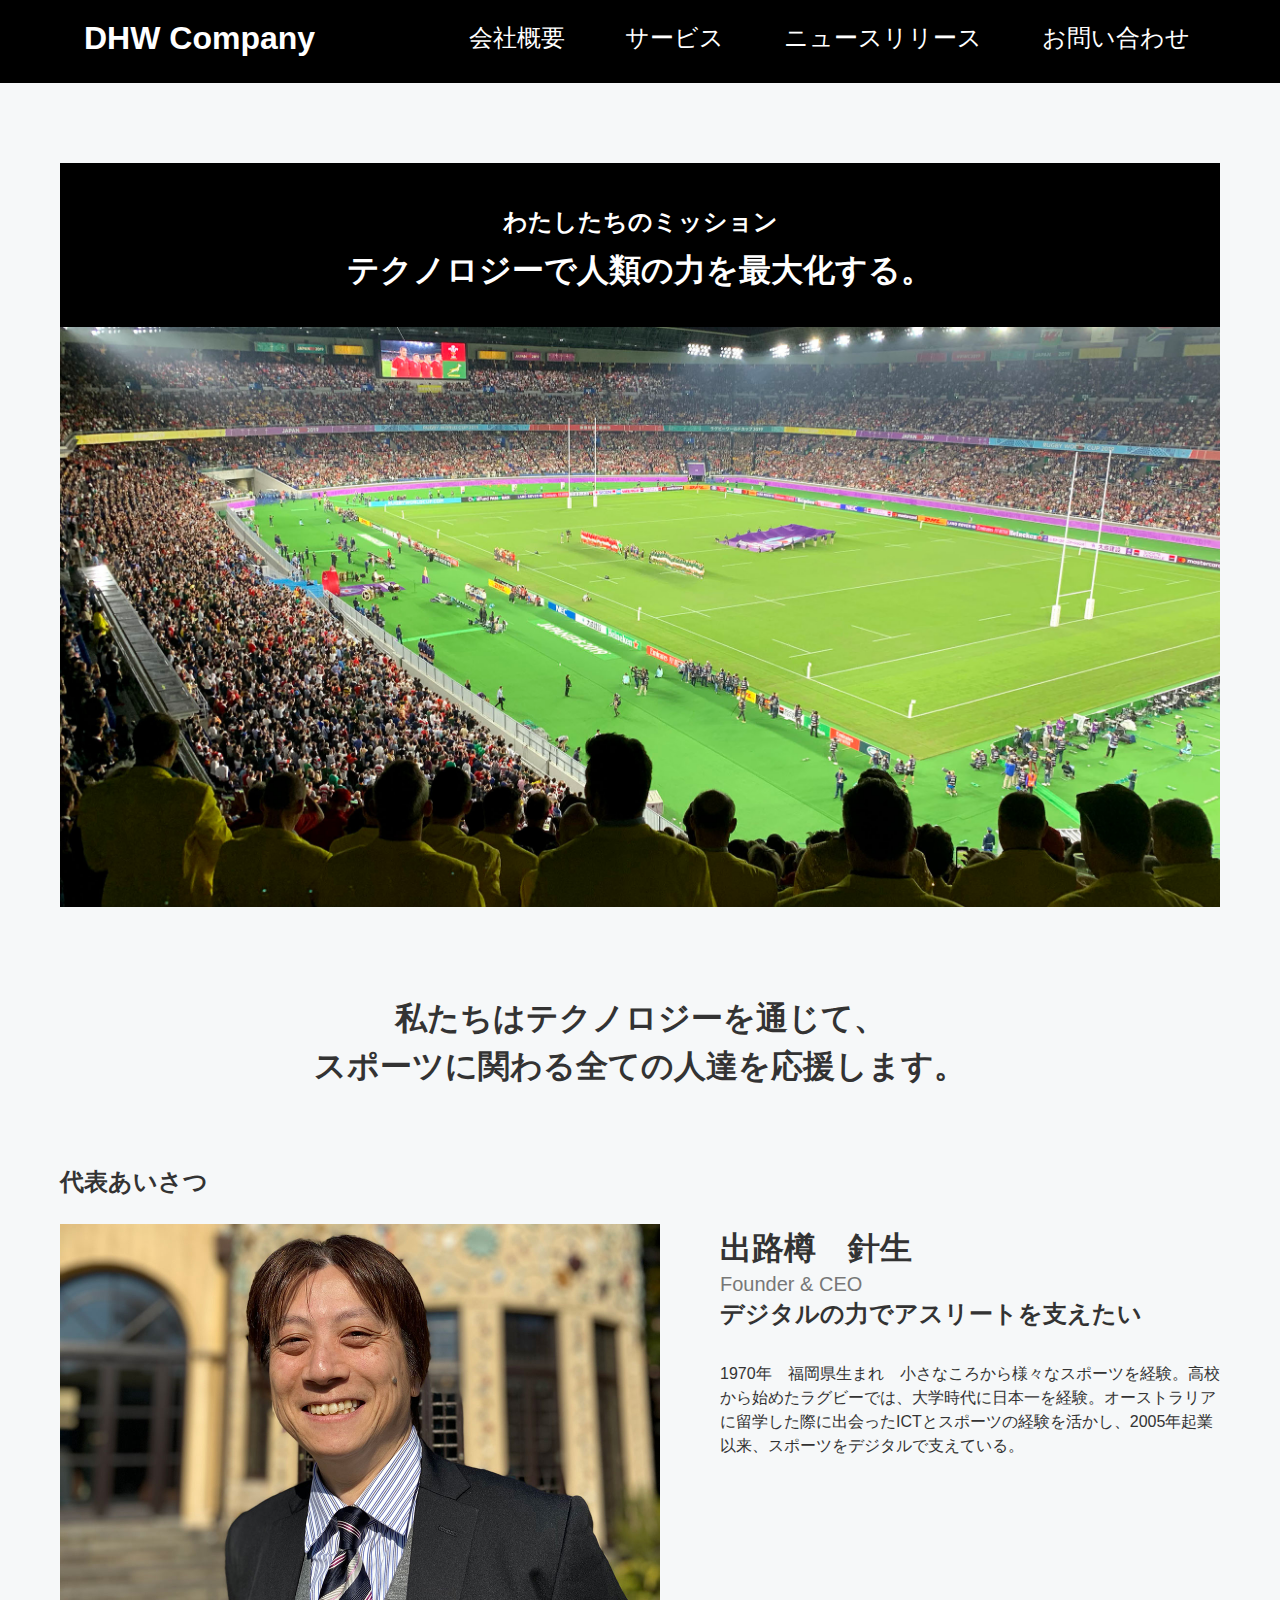
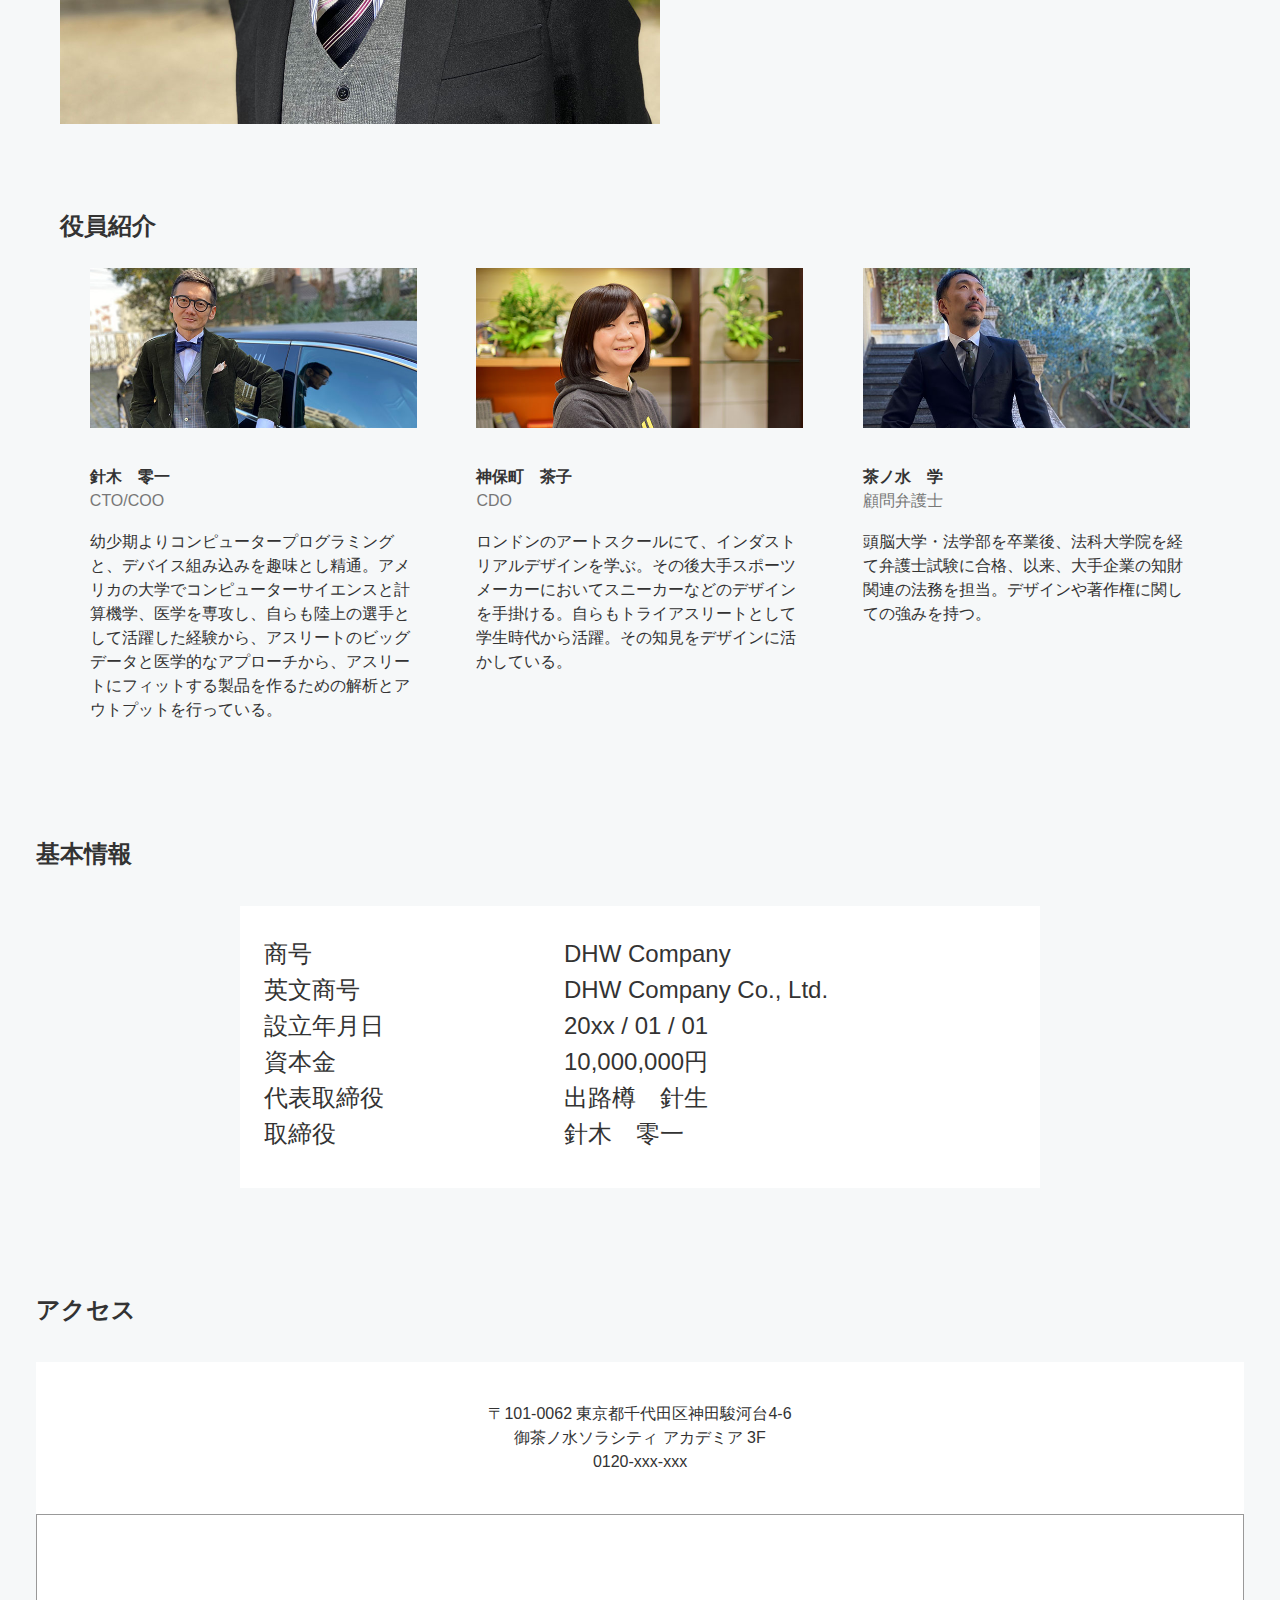
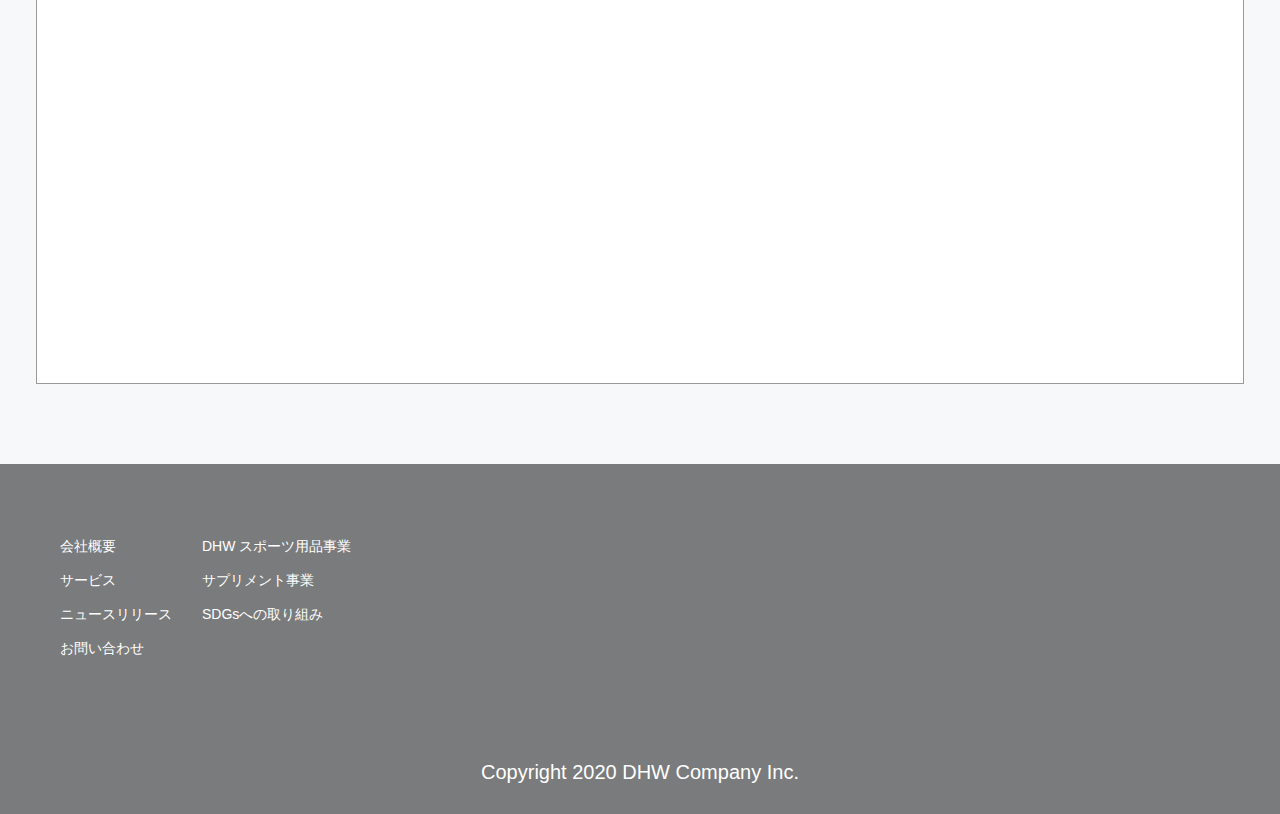
<file: corporate_site/about.html>
<!doctype html>
<html lang="ja">
<head>
<meta charset="UTF-8">
<meta name = "viewport" content = "width = device-width, initial-scale=1, user-scalable=yes">
<meta name="description" content="スポーツは楽しい！
DHW Company は、テクノロジーを通じて、
スポーツに関わる全ての人達を応援します。">
<meta property="og:title" content="DHW Company"/>
<meta property="og:site_name" content="DHW Company">
<meta property="og:type" content="website">
<meta property="og:locale" content="ja-JP">
<meta property="og:image" content="assets/images/common/ogp.jpg">
<meta property="og:description" content="スポーツは楽しい！
DHW Company は、テクノロジーを通じて、
スポーツに関わる全ての人達を応援します。"/>
<meta name="twitter:card" content="summary" />
<title>DHW Company</title>
<link rel="stylesheet" href="assets/css/reset.css">
<link rel="stylesheet" href="assets/css/common.css">
<link rel="stylesheet" href="assets/css/about.css">
<link href="assets/images/common/favicon.ico" rel="icon" type="image/x-icon" />
<link rel="apple-touch-icon" href="assets/images/common/apple-touch-icon.png">
</head>

<body>
<header class="header">
  <div class="header-content-wrapper">
    <h1><a href="index.html">DHW Company</a></h1>
    <div id="open-button" class="open-button">
      <span></span>
    </div>  
    <nav>
      <div id="close-button" class="close-button">x</div>
      <ul>
        <li><a href="about.html">会社概要</a></li>
        <li><a href="service.html">サービス</a></li>
        <li><a href="news-list.html">ニュースリリース</a></li>
        <li><a href="inquiry.html">お問い合わせ</a></li>
      </ul>
    </nav>
  </div>
</header>
<main>
  <section class="section-top">
    <h2 class="section-midashi"> わたしたちのミッション<br>
      <span>テクノロジーで人類の力を最大化する。</span></h2>
    <img class="section-top__main-image" src="assets/images/about/top_image.jpg" 
         alt="ミッションイメージ">
    <p class="section-top__message"> 私たちはテクノロジーを通じて、<br>
      スポーツに関わる全ての人達を応援します。 </p>
  </section>
  <section class="section-ceo">
    <h2>代表あいさつ</h2>
    <div class="section-ceo__body">
    <div class="section-ceo__body-image"> 
      <img class="section-ceo__image-photo" src="assets/images/about/human001.jpg" alt="出路樽　針生">
    </div>
    <div class="section-ceo__body-text">
      <h3>出路樽　針生</h3> 
      <div class="section-ceo__position">Founder & CEO</div>
      <h4>デジタルの力でアスリートを支えたい</h4>
      <p> 1970年　福岡県生まれ　小さなころから様々なスポーツを経験。高校から始めたラグビーでは、大学時代に日本一を経験。オーストラリアに留学した際に出会ったICTとスポーツの経験を活かし、2005年起業　以来、スポーツをデジタルで支えている。 </p>
    </div>
    </div>
  </section>
  <section class="section-representatives">
    <h2>役員紹介</h2>
    <ul>
      <li> <img class="section-representatives__image-photo" src="assets/images/about/human002.jpg" alt="針木　零一" >
        <h3>針木　零一</h3>
        <div class="section-representatives__position">CTO/COO</div>
        <p>幼少期よりコンピュータープログラミングと、デバイス組み込みを趣味とし精通。アメリカの大学でコンピューターサイエンスと計算機学、医学を専攻し、自らも陸上の選手として活躍した経験から、アスリートのビッグデータと医学的なアプローチから、アスリートにフィットする製品を作るための解析とアウトプットを行っている。</p>
      </li>
      <li> <img class="section-representatives__image-photo" src="assets/images/about/human004.jpg" alt="神保町　茶子">
        <h3>神保町　茶子</h3>
        <div class="section-representatives__position">CDO</div>
        <p>ロンドンのアートスクールにて、インダストリアルデザインを学ぶ。その後大手スポーツメーカーにおいてスニーカーなどのデザインを手掛ける。自らもトライアスリートとして学生時代から活躍。その知見をデザインに活かしている。 </p>
      </li>
      <li> <img class="section-representatives__image-photo" src="assets/images/about/human003.jpg" alt="茶ノ水　学" >
        <h3>茶ノ水　学</h3>
        <div class="section-representatives__position">顧問弁護士</div>
        <p>頭脳大学・法学部を卒業後、法科大学院を経て弁護士試験に合格、以来、大手企業の知財関連の法務を担当。デザインや著作権に関しての強みを持つ。</p>
      </li>
    </ul>
  </section>
  <section class="section-information">
    <h2>基本情報</h2>
    <table>
      <tr>
        <th>商号</th>
        <td>DHW Company</td>
      </tr>
      <tr>
        <th>英文商号</th>
        <td>DHW Company Co., Ltd.</td>
      </tr>
      <tr>
        <th>設立年月日</th>
        <td>20xx / 01 / 01</td>
      </tr>
      <tr>
        <th>資本金</th>
        <td>10,000,000円</td>
      </tr>
      <tr>
        <th>代表取締役</th>
        <td>出路樽　針生</td>
      </tr>
      <tr>
        <th>取締役</th>
        <td>針木　零一</td>
      </tr>
    </table>
  </section>
  <section class="section-access">
    <h2>アクセス</h2>
    <div class="section-access__address">
       <address>
       〒101-0062 東京都千代田区神田駿河台4-6<br>
       御茶ノ水ソラシティ アカデミア 3F<br>
       0120-xxx-xxx 
       </address>
       <iframe class="section-access__map" src="https://www.google.com/maps/embed?pb=!1m18!1m12!1m3!1d3240.122567192418!2d139.764472315201!3d35.6986013366267!2m3!1f0!2f0!3f0!3m2!1i1024!2i768!4f13.1!3m3!1m2!1s0x60188c1b94323677%3A0xc34519f7a7005c78!2z44OH44K444K_44Or44OP44Oq44Km44OD44OJIFNUVURJT-W-oeiMtuODjuawtA!5e0!3m2!1sja!2sjp!4v1611888072077!5m2!1sja!2sjp"   allowfullscreen="" aria-hidden="false" tabindex="0"></iframe>
     </div>
  </section>
</main>  
<footer class="footer">
  <div class="footer-content-wrapper">
    <nav class="site-map">
      <ul class="site-map__main-links">
        <li><a href="about.html">会社概要</a></li>
      <li><a href="service.html">サービス</a></li>
      <li><a href="news-list.html">ニュースリリース</a></li>
      <li><a href="inquiry.html">お問い合わせ</a></li>
      </ul>
      <ul class="site-map__service-links">
        <li><a href="">DHW スポーツ用品事業</a></li>
        <li><a href="">サプリメント事業</a></li>
        <li><a href="">SDGsへの取り組み</a></li>
      </ul>
    </nav>
    <small class="footer__copy-right">Copyright 2020 DHW Company Inc.</small> </div>
</footer>
</body>
</html>
</file>
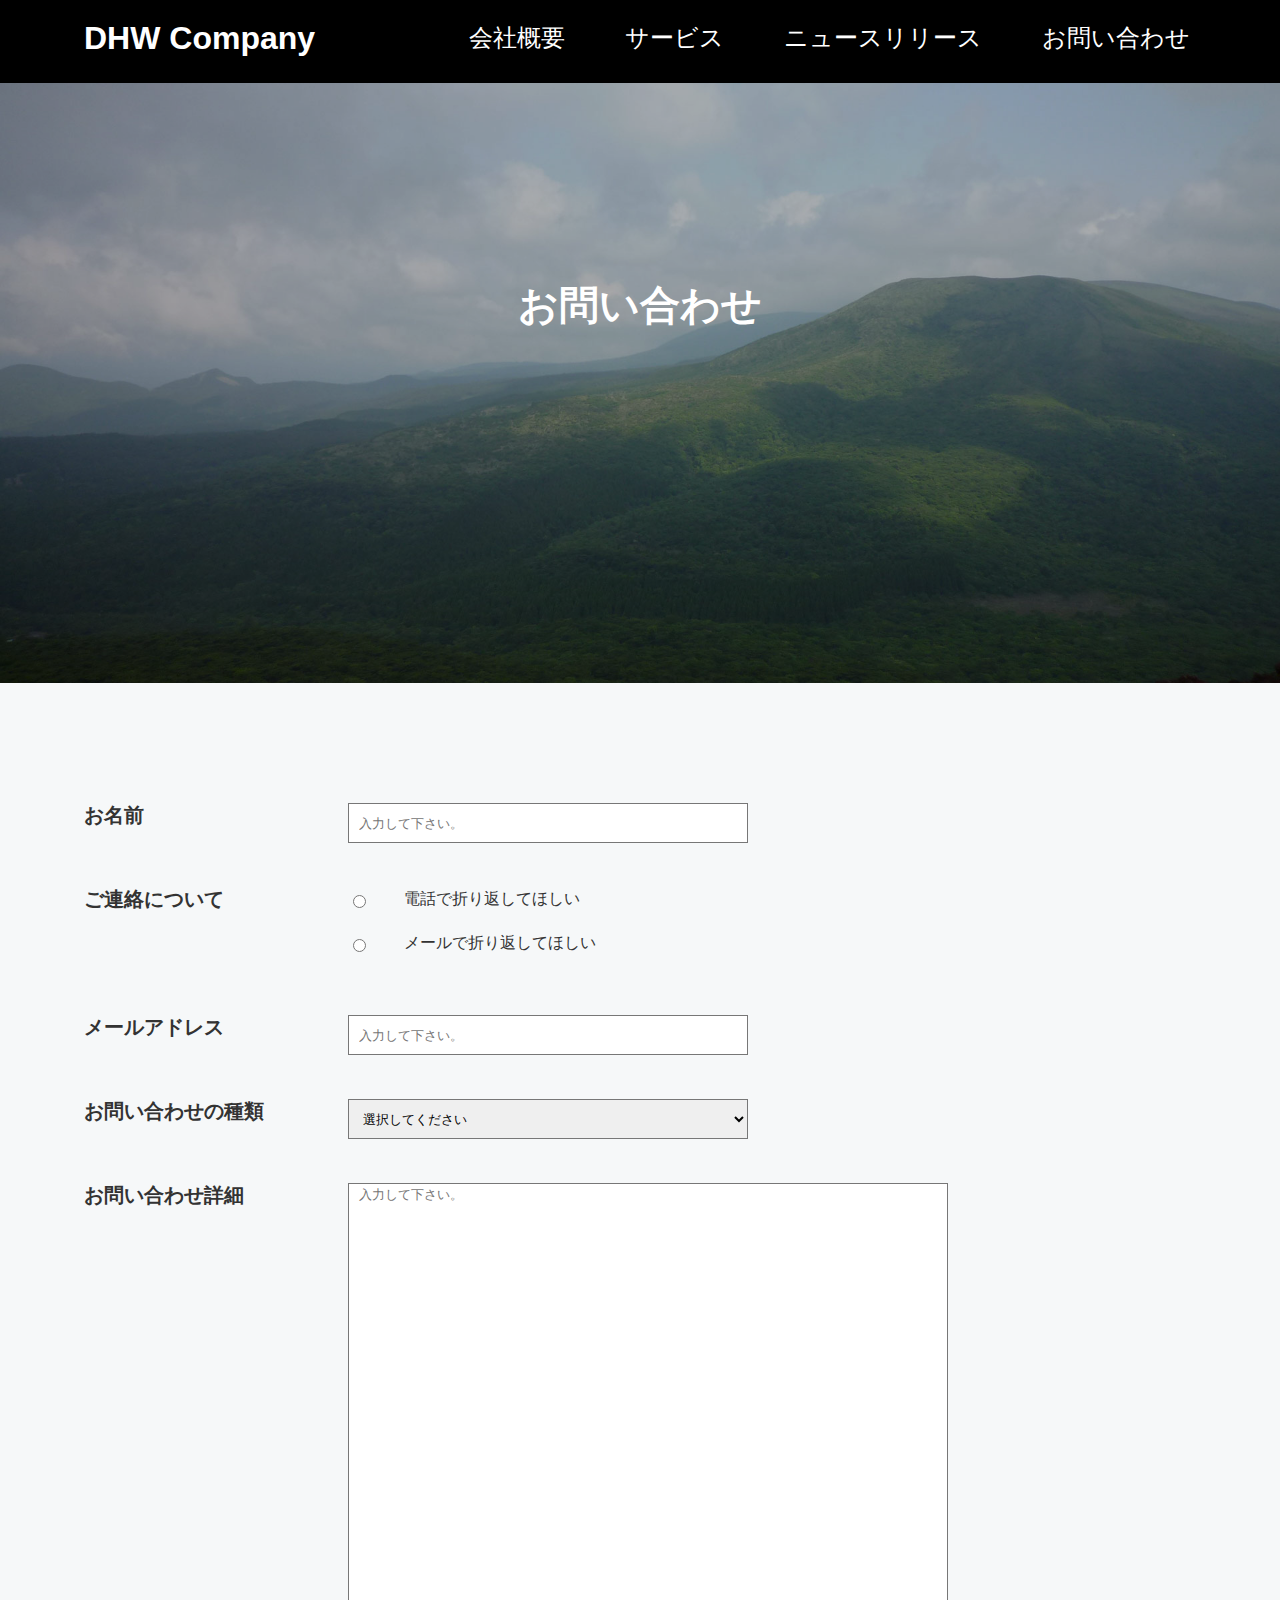
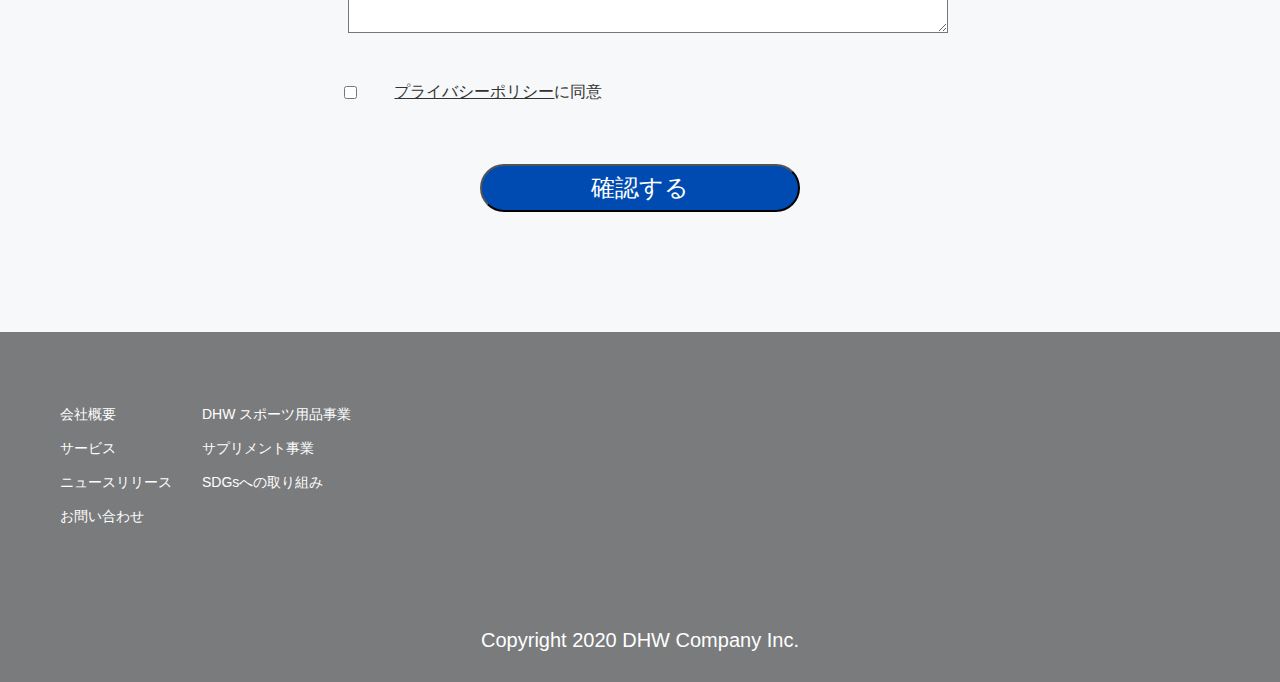
<file: corporate_site/inquiry.html>
<!doctype html>
<html lang="ja">
<head>
<meta charset="UTF-8">
<meta name = "viewport" content = "width = device-width, initial-scale=1, user-scalable=yes">
<meta name="description" content="スポーツは楽しい！
DHW Company は、テクノロジーを通じて、
スポーツに関わる全ての人達を応援します。">
  
<meta property="og:title" content="DHW Company"/>
<meta property="og:site_name" content="DHW Company">
<meta property="og:type" content="website">
<meta property="og:locale" content="ja-JP">
<meta property="og:image" content="assets/images/common/ogp.jpg">
<meta property="og:description" content="スポーツは楽しい！
DHW Company は、テクノロジーを通じて、
スポーツに関わる全ての人達を応援します。"/>
<meta name="twitter:card" content="summary" />
  
<title>DHW Company</title>
<link rel="stylesheet" href="assets/css/reset.css">
<link rel="stylesheet" href="assets/css/common.css">
<link rel="stylesheet" href="assets/css/inquiry.css">
<link href="assets/images/common/favicon.ico" rel="icon" type="image/x-icon" />
<link rel="apple-touch-icon" href="assets/images/common/apple-touch-icon.png">
</head>

<body>
<header class="header">
  <div class="header-content-wrapper">
    <h1><a href="index.html">DHW Company</a></h1>
    <div id="open-button" class="open-button">
      <span></span>
    </div>  
    <nav>
      <div id="close-button" class="close-button">x</div>
      <ul>
        <li><a href="about.html">会社概要</a></li>
        <li><a href="service.html">サービス</a></li>
        <li><a href="news-list.html">ニュースリリース</a></li>
        <li><a href="inquiry.html">お問い合わせ</a></li>
      </ul>
    </nav>
  </div>
</header>
<main class="main">
    <section class="section-top">
      <div class="section-top__image">
        <div class="section-top__image-filter">
          <div class="section-top__image-message">
            <h2>お問い合わせ</h2>
          </div>
        </div>
      </div>
    </section>
    <form class="inquiry-form" action="inquiry.html">
      <p>
        <label for="form_name">お名前</label>
        <input id="form_name" type="text" placeholder="入力して下さい。">
      </p>
      <p>
        <label for="">ご連絡について</label>
        <span class="inquiry-form__contact_method">
        <input id="form_reply_method_1" type="radio" name="form_reply_method">
        <label class="small-label" for="form_reply_method_1">電話で折り返してほしい</label><br>
        <input id="form_reply_method_2" type="radio" name="form_reply_method">
        <label class="small-label" for="form_reply_method_2">メールで折り返してほしい</label>
        </span>
      </p>
      <p>
        <label for="form_email">メールアドレス</label>
        <input id="form_email" type="email" placeholder="入力して下さい。">
      </p>
      <p>
      <label for="form_inquiry_kind">お問い合わせの種類</label>
      <select name="form_inquiry_kind" id="">
        <option value="">選択してください</option>
        <option value="">サービスに関するお問い合わせ。</option>
        <option value="">その他のお問い合わせ。</option>
      </select>
      </p>
      <p>
        <label for="form_inquiry_detail">お問い合わせ詳細</label>
        <textarea id="form_inquiry_detail" placeholder="入力して下さい。"></textarea>
      </p>
      <p>
        <input class="inquiry-form__privacy" id="form_privacy" type="checkbox">
        <label class="small-label" for="form_privacy"><a class="inquiry-form__privacy-link" href="">プライバシーポリシー</a>に同意</label>
      </p>
      <input class="inquiry-form__submit" type="submit" value="確認する">
  </form>

</main>
<footer class="footer">
  <div class="footer-content-wrapper">
    <nav class="site-map">
      <ul class="site-map__main-links">
        <li><a href="about.html">会社概要</a></li>
      <li><a href="service.html">サービス</a></li>
      <li><a href="news-list.html">ニュースリリース</a></li>
      <li><a href="inquiry.html">お問い合わせ</a></li>
      </ul>
      <ul class="site-map__service-links">
        <li><a href="">DHW スポーツ用品事業</a></li>
        <li><a href="">サプリメント事業</a></li>
        <li><a href="">SDGsへの取り組み</a></li>
      </ul>
    </nav>
    <small class="footer__copy-right">Copyright 2020 DHW Company Inc.</small> </div>
</footer>
</body>
</html>
</file>
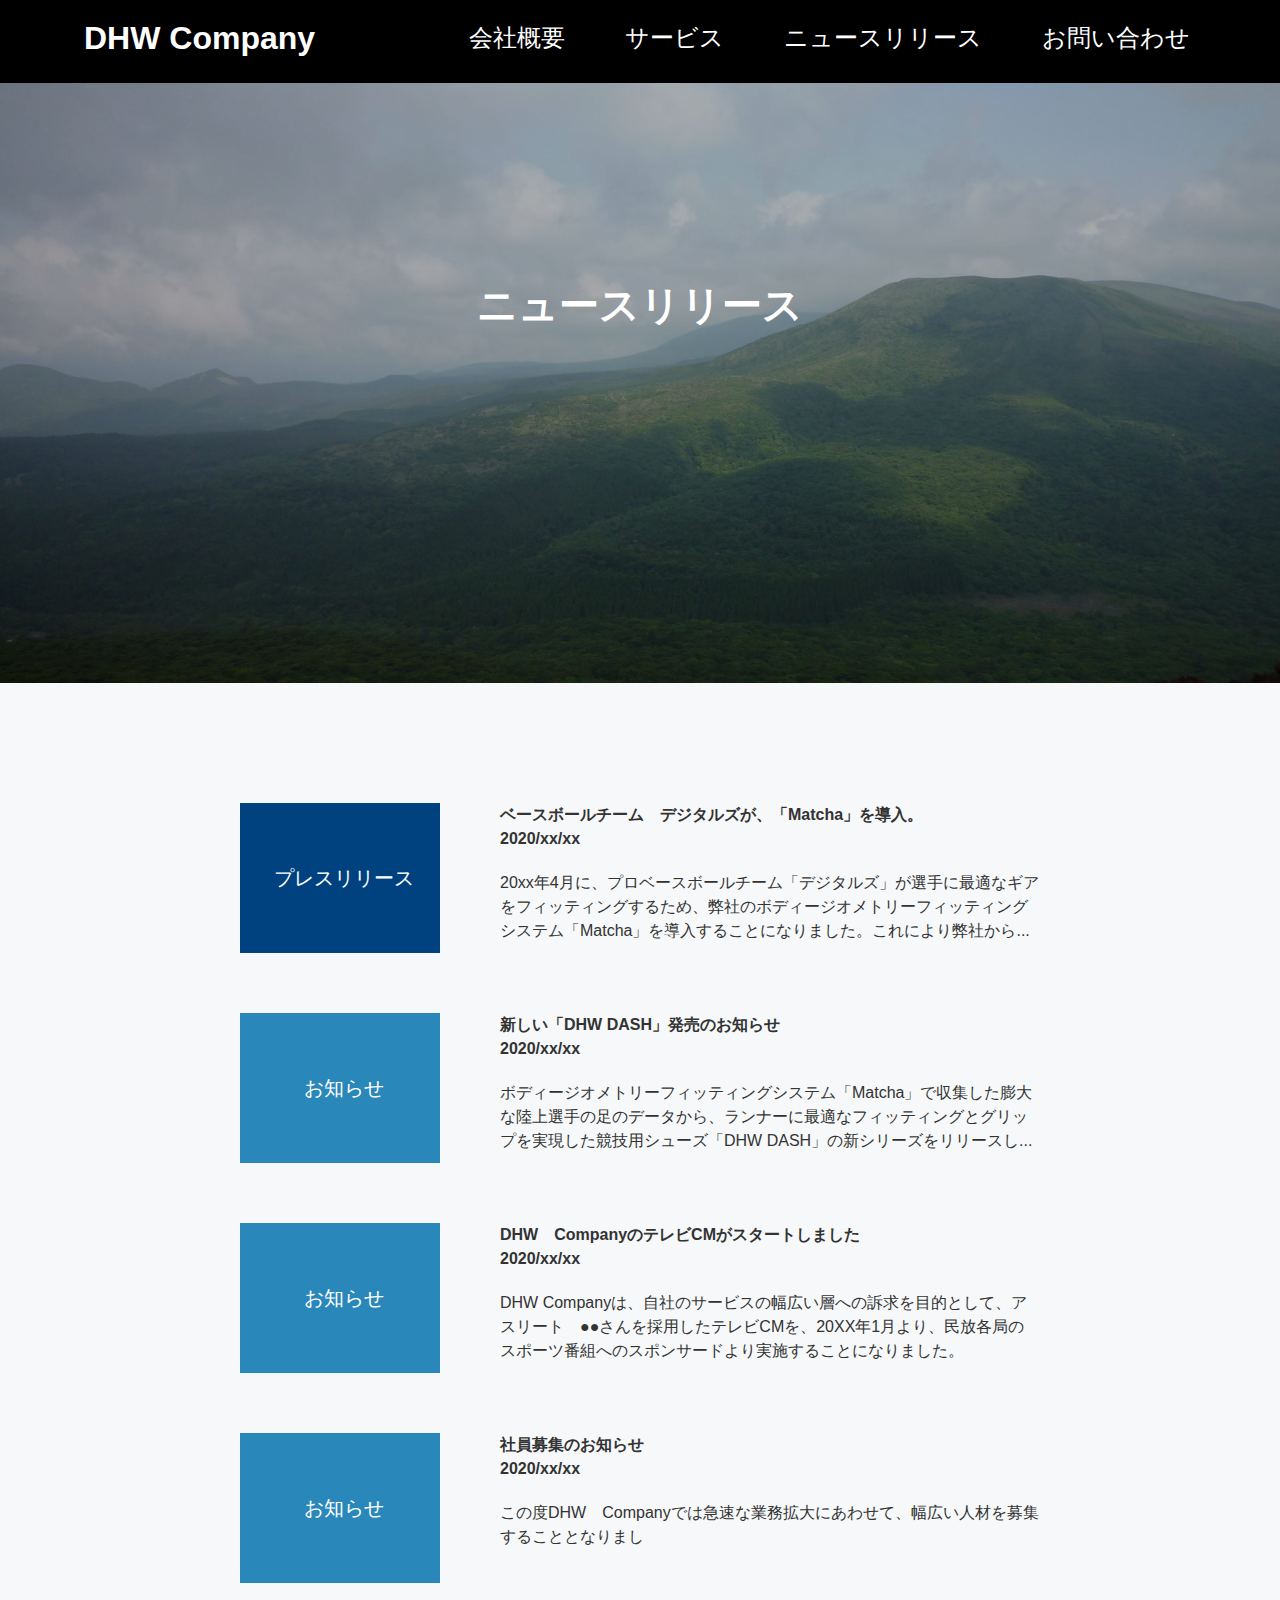
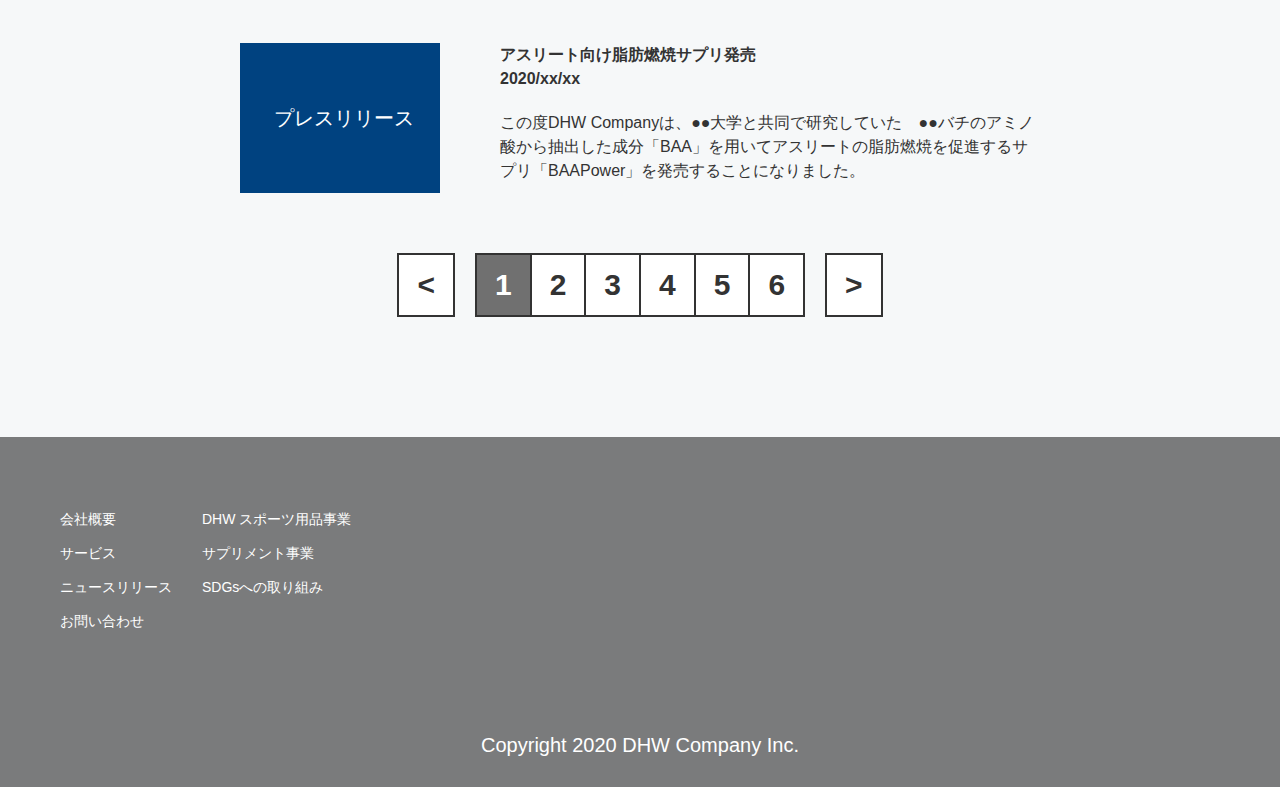
<file: corporate_site/news-list.html>
<!doctype html>
<html lang="ja">
<head>
<meta charset="UTF-8">
<meta name = "viewport" content = "width = device-width, initial-scale=1, user-scalable=yes">
<meta name="description" content="スポーツは楽しい！
DHW Company は、テクノロジーを通じて、
スポーツに関わる全ての人達を応援します。">
<meta property="og:title" content="DHW Company"/>
<meta property="og:site_name" content="DHW Company">
<meta property="og:type" content="website">
<meta property="og:locale" content="ja-JP">
<meta property="og:image" content="assets/images/common/ogp.jpg">
<meta property="og:description" content="スポーツは楽しい！
DHW Company は、テクノロジーを通じて、
スポーツに関わる全ての人達を応援します。"/>
<meta name="twitter:card" content="summary" />
<title>DHW Company</title>
<link rel="stylesheet" href="assets/css/reset.css">
<link rel="stylesheet" href="assets/css/common.css">
<link rel="stylesheet" href="assets/css/news-list.css">
<link href="assets/images/common/favicon.ico" rel="icon" type="image/x-icon" />
<link rel="apple-touch-icon" href="assets/images/common/apple-touch-icon.png">
</head>

<body>
<header class="header">
  <div class="header-content-wrapper">
    <h1><a href="index.html">DHW Company</a></h1>
    <div id="open-button" class="open-button">
      <span></span>
    </div>  
    <nav>
      <div id="close-button" class="close-button">x</div>
      <ul>
        <li><a href="about.html">会社概要</a></li>
        <li><a href="service.html">サービス</a></li>
        <li><a href="news-list.html">ニュースリリース</a></li>
        <li><a href="inquiry.html">お問い合わせ</a></li>
      </ul>
    </nav>
  </div>
</header>
<main class="main">
  <section class="section-top">
    <div class="section-top__image">
      <div class="section-top__image-filter">
        <h2>ニュースリリース</h2>
      </div>
    </div>
  </section>
  <div class="news-container">
    <ol class="news-list">
      <li>
        <div class="news-list-category press">プレスリリース</div>
        <div class="news-list__text">
          <h3>ベースボールチーム　デジタルズが、「Matcha」を導入。</h3>
          <time datetime="2020-xx-xx">2020/xx/xx</time>
          <p class="news-body">20xx年4月に、プロベースボールチーム「デジタルズ」が選手に最適なギアをフィッティングするため、弊社のボディージオメトリーフィッティングシステム「Matcha」を導入することになりました。これにより弊社から...</p>
        </div>
      </li>
      <li>
        <div class="news-list-category info">お知らせ</div>
        <div class="news-list__text">
          <h3>新しい「DHW DASH」発売のお知らせ</h3>
          <time datetime="2020-xx-xx">2020/xx/xx</time>
          <p class="news-body">ボディージオメトリーフィッティングシステム「Matcha」で収集した膨大な陸上選手の足のデータから、ランナーに最適なフィッティングとグリップを実現した競技用シューズ「DHW DASH」の新シリーズをリリースし...</p>
        </div>
      </li>
      <li>
        <div class="news-list-category info">お知らせ</div>
        <div class="news-list__text">
          <h3>DHW　CompanyのテレビCMがスタートしました</h3>
          <time datetime="2020-xx-xx">2020/xx/xx</time>
          <p class="news-body">DHW Companyは、自社のサービスの幅広い層への訴求を目的として、アスリート　●●さんを採用したテレビCMを、20XX年1月より、民放各局のスポーツ番組へのスポンサードより実施することになりました。</p>
        </div>
      </li>
      <li>
        <div class="news-list-category info">お知らせ</div>
        <div class="news-list__text">
          <h3>社員募集のお知らせ</h3>
          <time datetime="2020-xx-xx">2020/xx/xx</time>
          <p class="news-body">この度DHW　Companyでは急速な業務拡大にあわせて、幅広い人材を募集することとなりまし</p>
        </div>
      </li>
      <li>
        <div class="news-list-category press">プレスリリース</div>
        <div class="news-list__text">
          <h3>アスリート向け脂肪燃焼サプリ発売</h3>
          <time datetime="2020-xx-xx">2020/xx/xx</time>
          <p class="news-body">この度DHW Companyは、●●大学と共同で研究していた　●●バチのアミノ酸から抽出した成分「BAA」を用いてアスリートの脂肪燃焼を促進するサプリ「BAAPower」を発売することになりました。</p>
        </div>
      </li>
    </ol>
    <div class="pagenation">
      <ol class="pagenation-list">
        <li><a href="">&lt;</a></li>
        <li><a class="selected" href="">1</a></li>
        <li><a href="">2</a></li>
        <li><a href="">3</a></li>
        <li><a href="">4</a></li>
        <li><a href="">5</a></li>
        <li><a href="">6</a></li>
        <li><a href="">&gt;</a></li>
      </ol>
    </div>
  </div>
</main>
<footer class="footer">
  <div class="footer-content-wrapper">
    <nav class="site-map">
      <ul class="site-map__main-links">
        <li><a href="about.html">会社概要</a></li>
      <li><a href="service.html">サービス</a></li>
      <li><a href="news-list.html">ニュースリリース</a></li>
      <li><a href="inquiry.html">お問い合わせ</a></li>
      </ul>
      <ul class="site-map__service-links">
        <li><a href="">DHW スポーツ用品事業</a></li>
        <li><a href="">サプリメント事業</a></li>
        <li><a href="">SDGsへの取り組み</a></li>
      </ul>
    </nav>
    <small class="footer__copy-right">Copyright 2020 DHW Company Inc.</small> </div>
</footer>
</body>
</html>
</file>
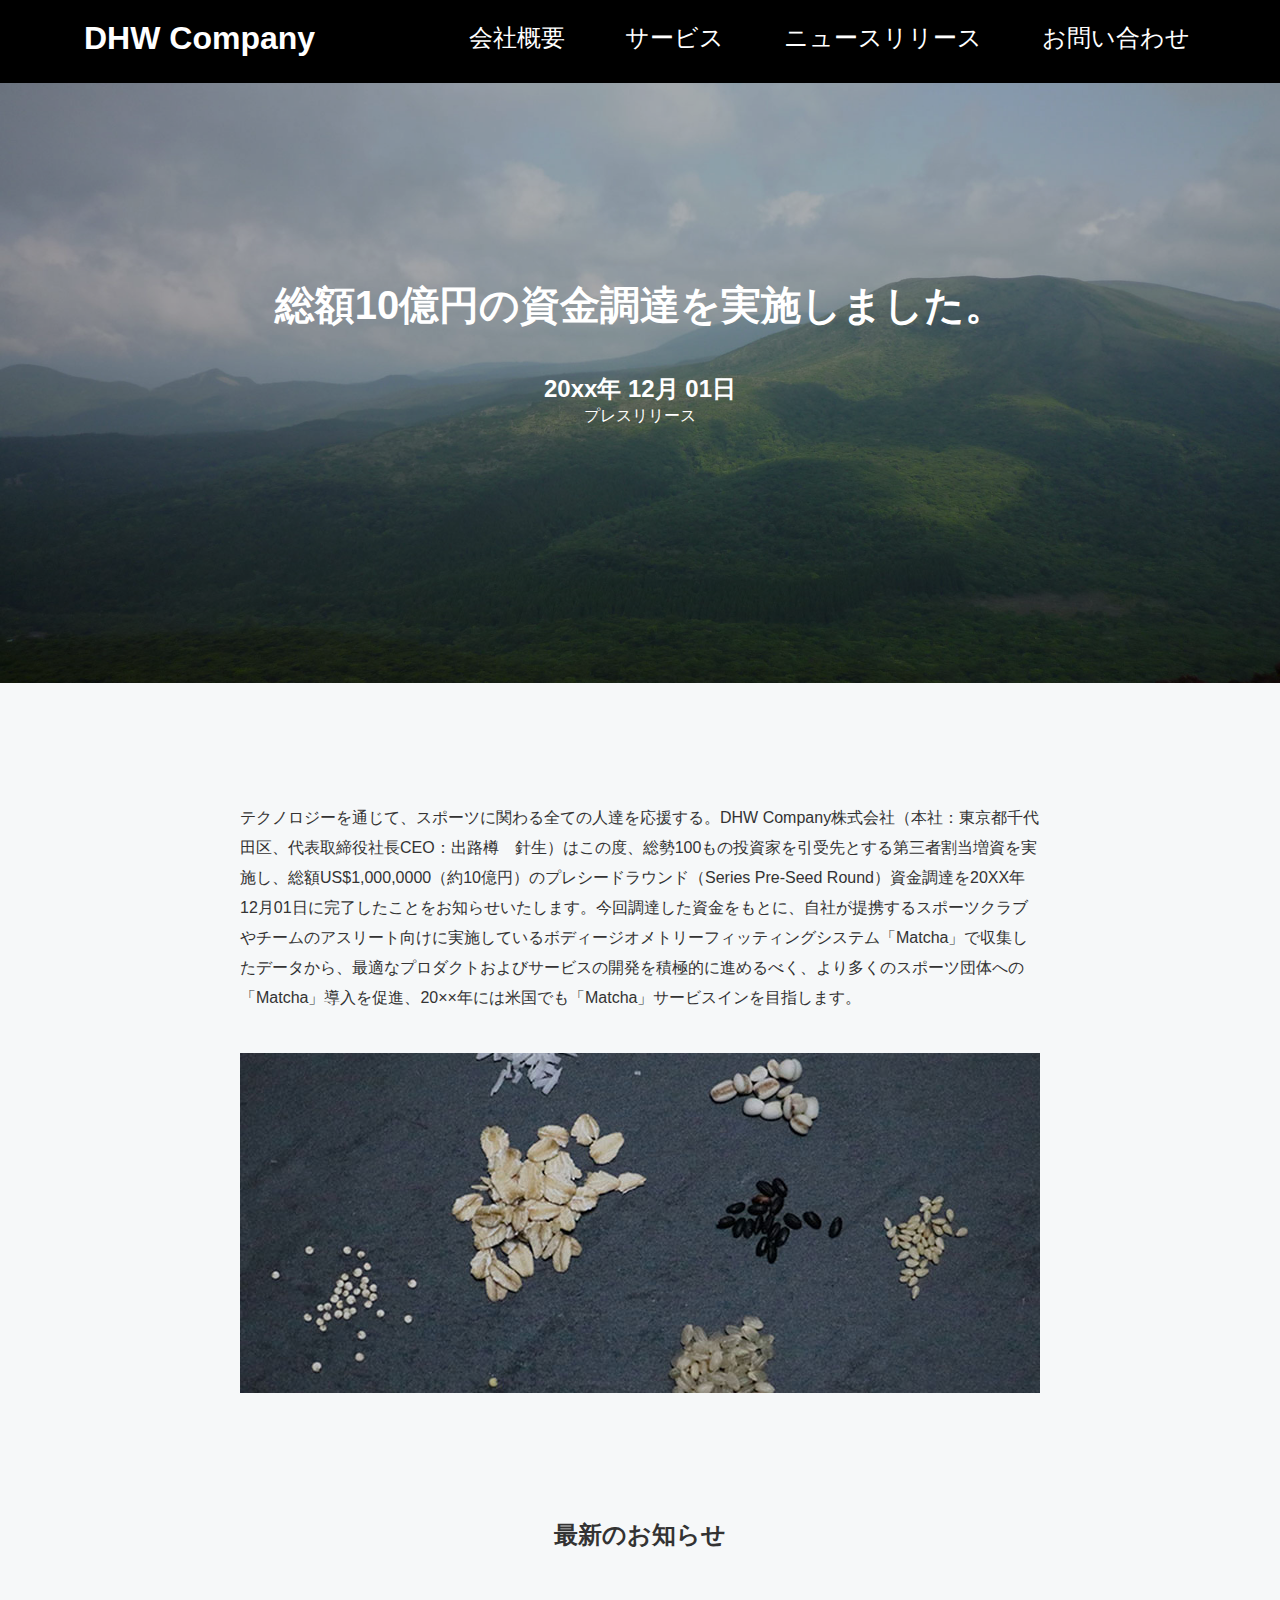
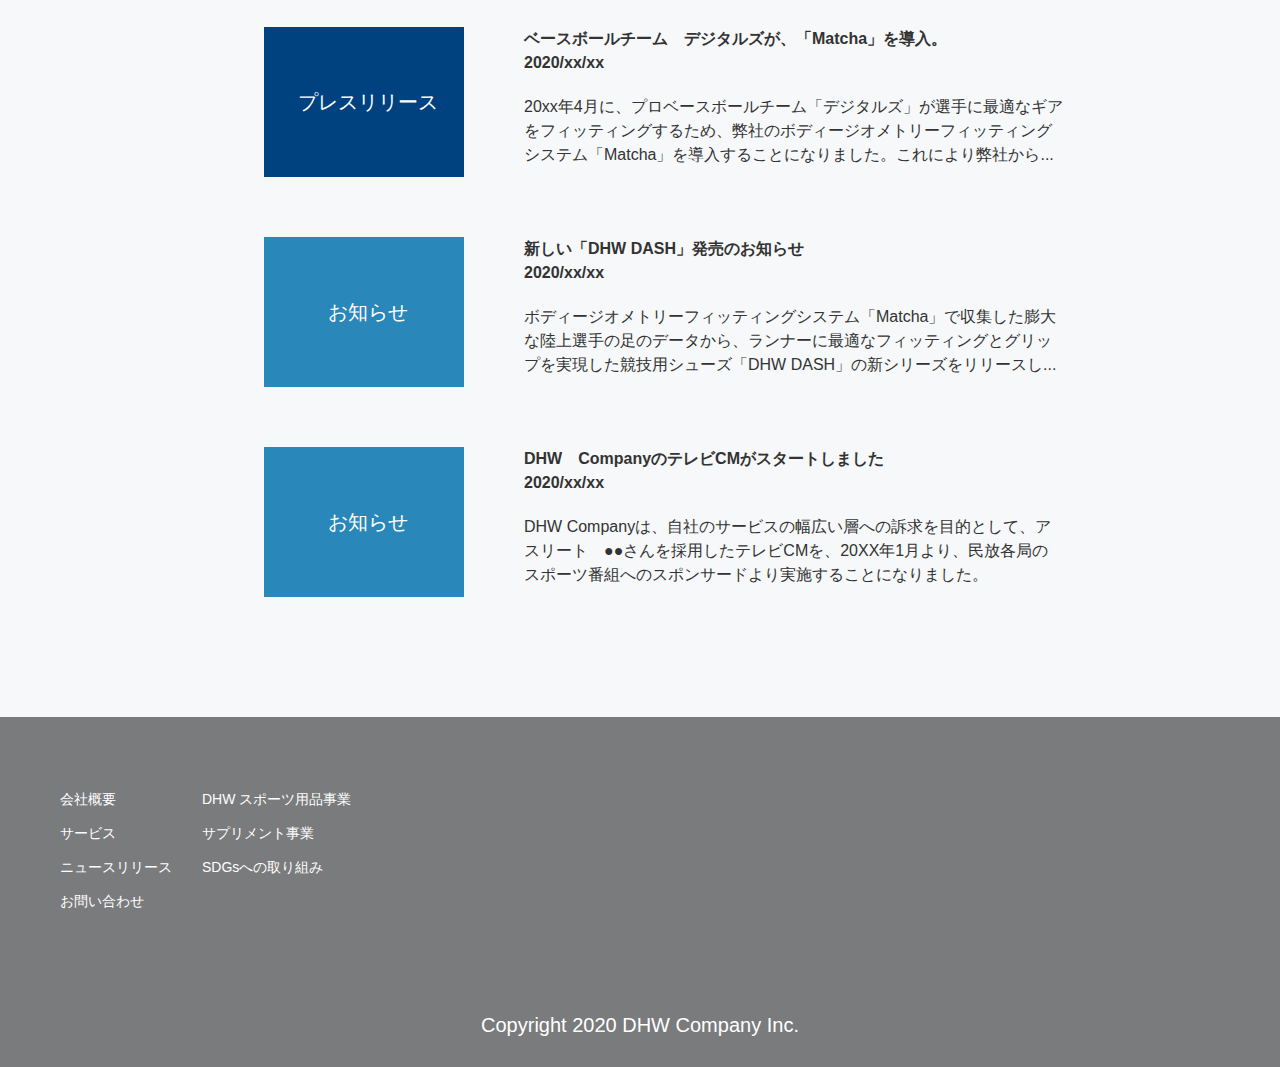
<file: corporate_site/news.html>
<!doctype html>
<html lang="ja">
<head>
<meta charset="UTF-8">
<meta name = "viewport" content = "width = device-width, initial-scale=1, user-scalable=yes">
<meta name="description" content="スポーツは楽しい！
DHW Company は、テクノロジーを通じて、
スポーツに関わる全ての人達を応援します。">
<meta property="og:title" content="DHW Company"/>
<meta property="og:site_name" content="DHW Company">
<meta property="og:type" content="website">
<meta property="og:locale" content="ja-JP">
<meta property="og:image" content="assets/images/common/ogp.jpg">
<meta property="og:description" content="スポーツは楽しい！
DHW Company は、テクノロジーを通じて、
スポーツに関わる全ての人達を応援します。"/>
<meta name="twitter:card" content="summary" />
<title>DHW Company</title>
<link rel="stylesheet" href="assets/css/reset.css">
<link rel="stylesheet" href="assets/css/common.css">
<link rel="stylesheet" href="assets/css/news-list.css">
<link rel="stylesheet" href="assets/css/news.css">
<link href="assets/images/common/favicon.ico" rel="icon" type="image/x-icon" />
<link rel="apple-touch-icon" href="assets/images/common/apple-touch-icon.png">
</head>

<body>
<header class="header">
  <div class="header-content-wrapper">
    <h1><a href="index.html">DHW Company</a></h1>
    <div id="open-button" class="open-button">
      <span></span>
    </div>  
    <nav>
      <div id="close-button" class="close-button">x</div>
      <ul>
        <li><a href="about.html">会社概要</a></li>
        <li><a href="service.html">サービス</a></li>
        <li><a href="news-list.html">ニュースリリース</a></li>
        <li><a href="inquiry.html">お問い合わせ</a></li>
      </ul>
    </nav>
  </div>
</header>
<main class="main">
  <section class="section-top">
    <div class="section-top__image">
      <div class="section-top__image-filter">
        <h2>総額10億円の資金調達を実施しました。</h2>
        <time class="section-top__news_time">20xx年 12月 01日</time>
        <div class="section-top__news_category">プレスリリース</div>
      </div>
    </div>
  </section>
  <div class="news-detail">
    <p class="news-detail__body"> テクノロジーを通じて、スポーツに関わる全ての人達を応援する。DHW Company株式会社（本社：東京都千代田区、代表取締役社長CEO：出路樽　針生）はこの度、総勢100もの投資家を引受先とする第三者割当増資を実施し、総額US$1,000,0000（約10億円）のプレシードラウンド（Series Pre-Seed Round）資金調達を20XX年12月01日に完了したことをお知らせいたします。今回調達した資金をもとに、自社が提携するスポーツクラブやチームのアスリート向けに実施しているボディージオメトリーフィッティングシステム「Matcha」で収集したデータから、最適なプロダクトおよびサービスの開発を積極的に進めるべく、より多くのスポーツ団体への「Matcha」導入を促進、20××年には米国でも「Matcha」サービスインを目指します。 </p>
    <img class="news-detail__image" src="assets/images/news/news_photo.jpg" alt="ニュース画像"> </div>
  <section class="news-section">
    <h2>最新のお知らせ</h2>
    <div class="news-container">
      <ol class="news-list">
        <li>
          <div class="news-list-category press">プレスリリース</div>
          <div class="news-list__text">
            <h3>ベースボールチーム　デジタルズが、「Matcha」を導入。</h3>
            <time datetime="2020-xx-xx">2020/xx/xx</time>
            <p class="news-body">20xx年4月に、プロベースボールチーム「デジタルズ」が選手に最適なギアをフィッティングするため、弊社のボディージオメトリーフィッティングシステム「Matcha」を導入することになりました。これにより弊社から...</p>
          </div>
        </li>
        <li>
          <div class="news-list-category info">お知らせ</div>
          <div class="news-list__text">
            <h3>新しい「DHW DASH」発売のお知らせ</h3>
            <time datetime="2020-xx-xx">2020/xx/xx</time>
            <p class="news-body">ボディージオメトリーフィッティングシステム「Matcha」で収集した膨大な陸上選手の足のデータから、ランナーに最適なフィッティングとグリップを実現した競技用シューズ「DHW DASH」の新シリーズをリリースし...</p>
          </div>
        </li>
        <li>
          <div class="news-list-category info">お知らせ</div>
          <div class="news-list__text">
            <h3>DHW　CompanyのテレビCMがスタートしました</h3>
            <time datetime="2020-xx-xx">2020/xx/xx</time>
            <p class="news-body">DHW Companyは、自社のサービスの幅広い層への訴求を目的として、アスリート　●●さんを採用したテレビCMを、20XX年1月より、民放各局のスポーツ番組へのスポンサードより実施することになりました。</p>
          </div>
        </li>
      </ol>
    </div>
  </section>
</main>
<footer class="footer">
  <div class="footer-content-wrapper">
    <nav class="site-map">
      <ul class="site-map__main-links">
        <li><a href="about.html">会社概要</a></li>
      <li><a href="service.html">サービス</a></li>
      <li><a href="news-list.html">ニュースリリース</a></li>
      <li><a href="inquiry.html">お問い合わせ</a></li>
      </ul>
      <ul class="site-map__service-links">
        <li><a href="">DHW スポーツ用品事業</a></li>
        <li><a href="">サプリメント事業</a></li>
        <li><a href="">SDGsへの取り組み</a></li>
      </ul>
    </nav>
    <small class="footer__copy-right">Copyright 2020 DHW Company Inc.</small> </div>
</footer>
</body>
</html>
</file>
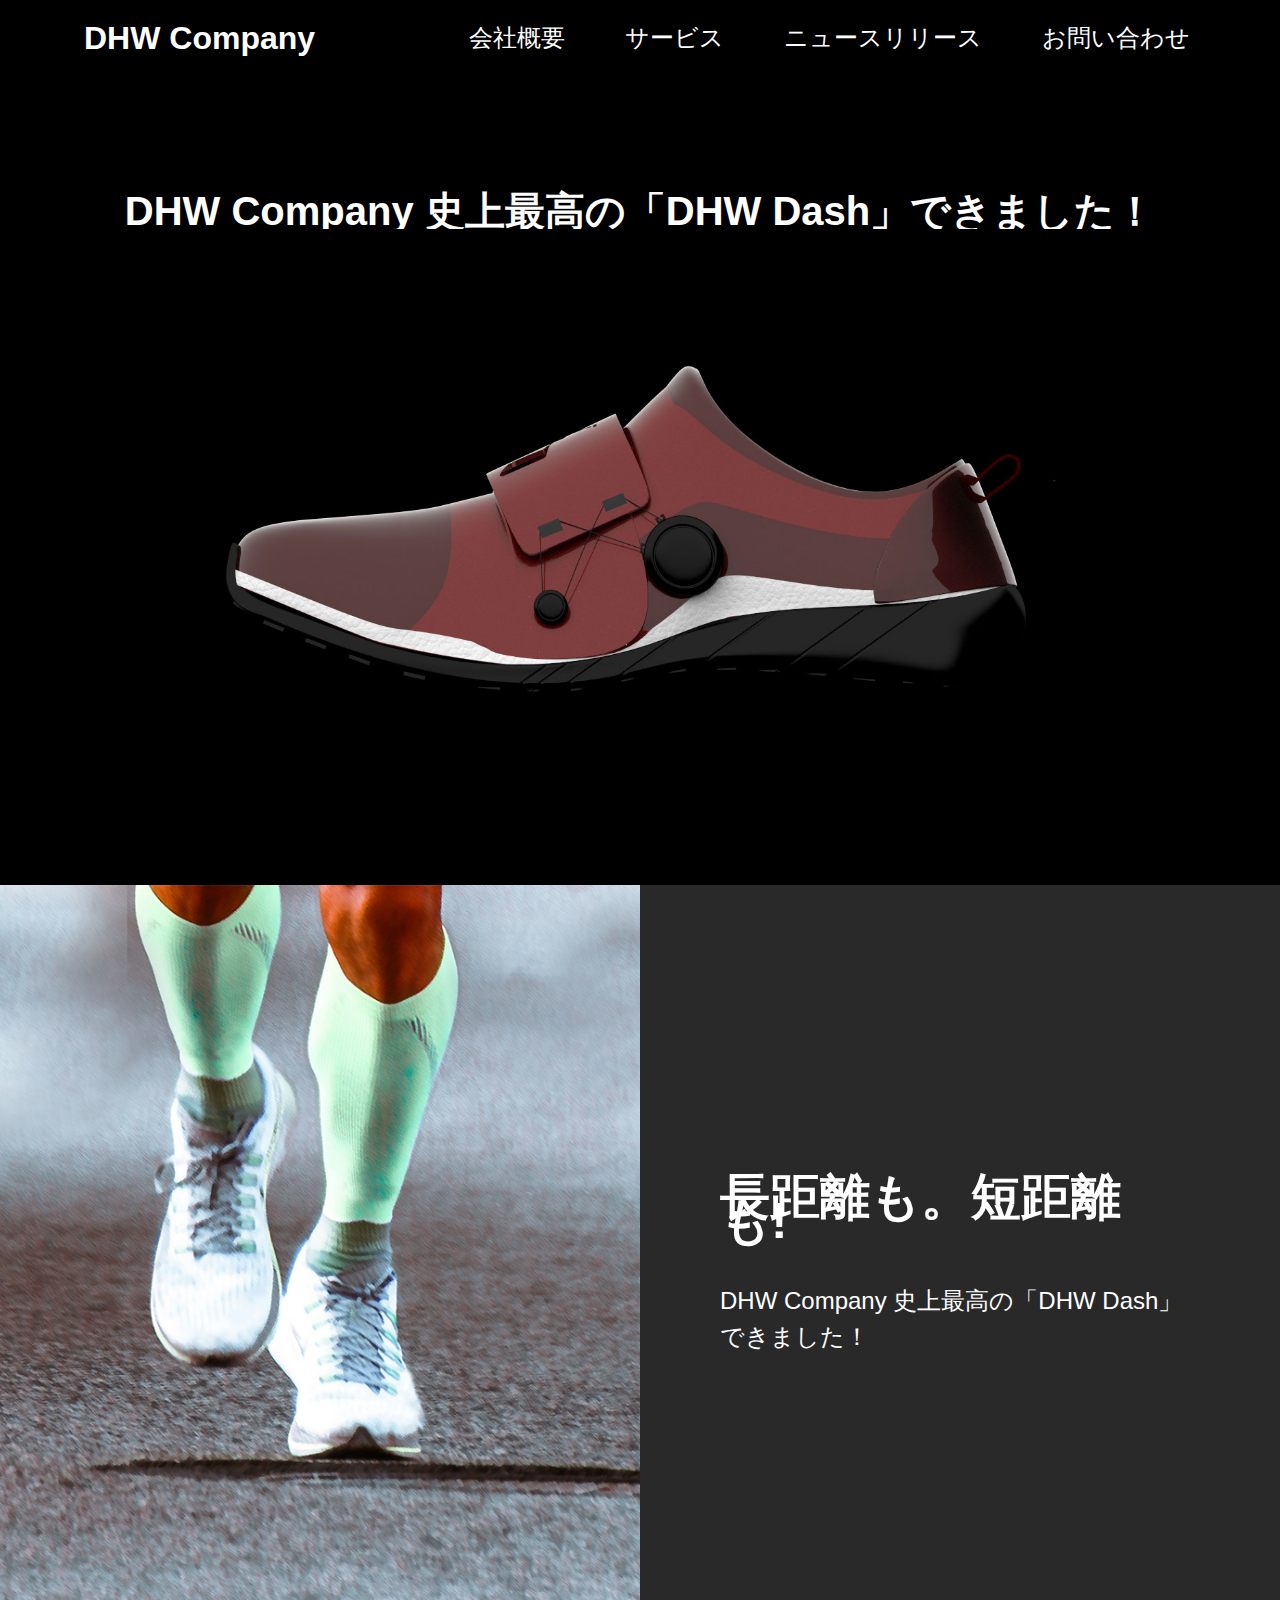
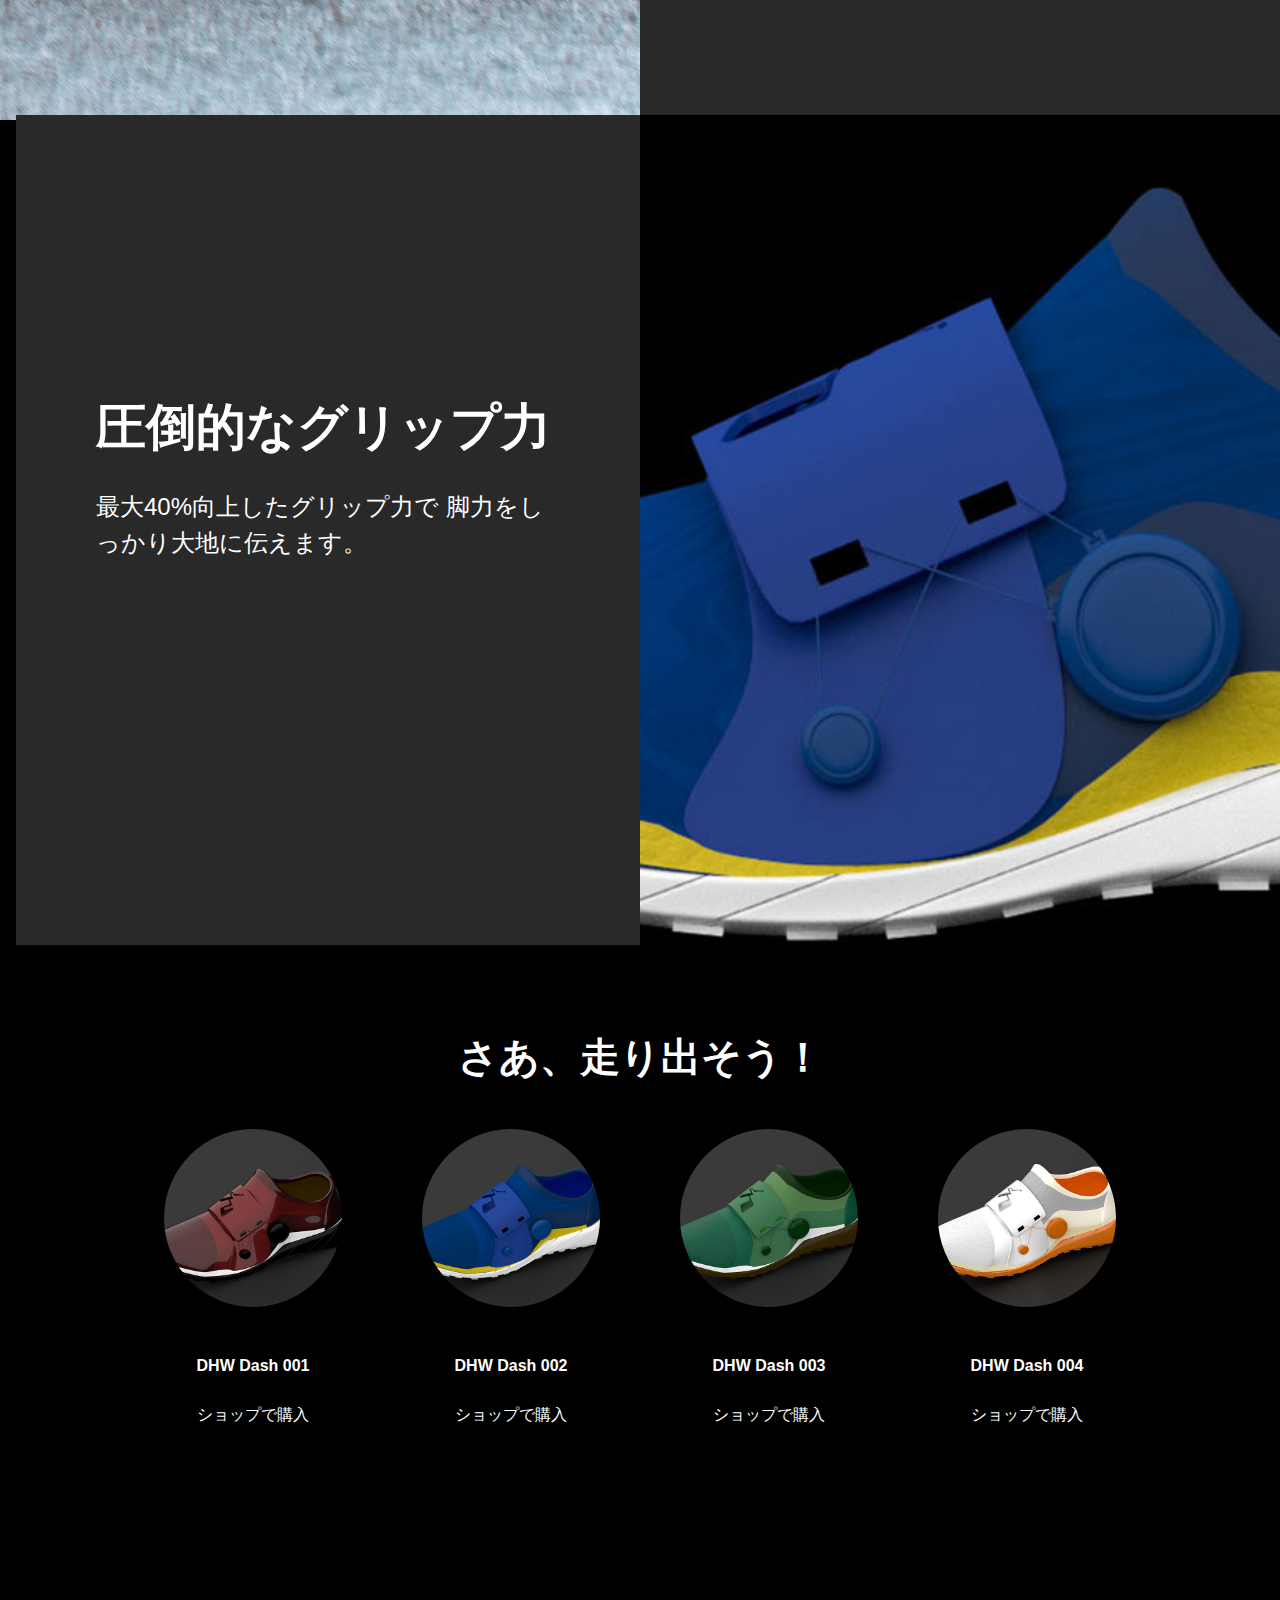
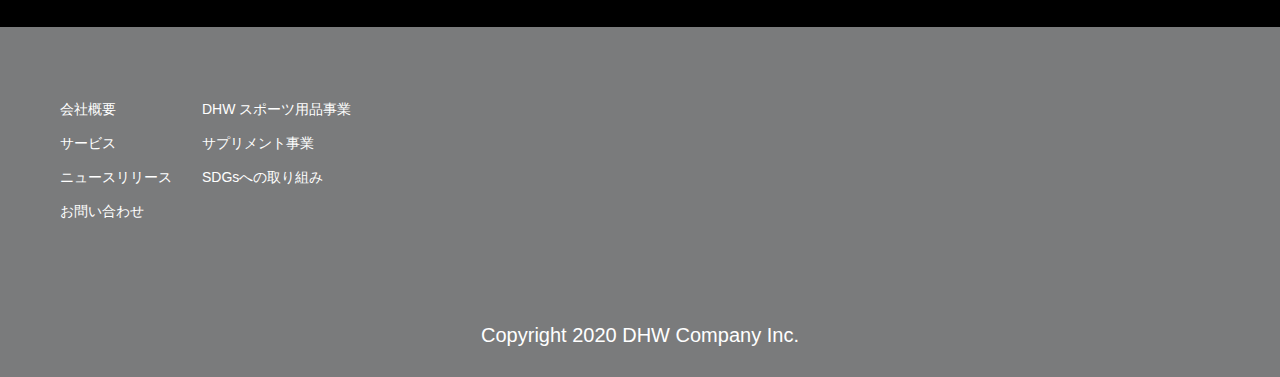
<file: corporate_site/service.html>
<!doctype html>
<html lang="ja">
<head>
<meta charset="UTF-8">
<meta name = "viewport" content = "width = device-width, initial-scale=1, user-scalable=yes">
<meta name="description" content="スポーツは楽しい！
DHW Company は、テクノロジーを通じて、
スポーツに関わる全ての人達を応援します。">
  
<meta property="og:title" content="DHW Company"/>
<meta property="og:site_name" content="DHW Company">
<meta property="og:type" content="website">
<meta property="og:locale" content="ja-JP">
<meta property="og:image" content="assets/images/common/ogp.jpg">
<meta property="og:description" content="スポーツは楽しい！
DHW Company は、テクノロジーを通じて、
スポーツに関わる全ての人達を応援します。"/>
<meta name="twitter:card" content="summary" />
  
<title>DHW Company</title>
<link rel="stylesheet" href="assets/css/reset.css">
<link rel="stylesheet" href="assets/css/common.css">
<link rel="stylesheet" href="assets/css/service.css">
<link href="images/common/favicon.ico" rel="icon" type="image/x-icon" />
<link rel="apple-touch-icon" href="images/common/apple-touch-icon.png">
</head>

<body>
<header class="header">
  <div class="header-content-wrapper">
    <h1><a href="index.html">DHW Company</a></h1>
    <div id="open-button" class="open-button">
      <span></span>
    </div>  
    <nav>
      <div id="close-button" class="close-button">x</div>
      <ul>
        <li><a href="about.html">会社概要</a></li>
        <li><a href="service.html">サービス</a></li>
        <li><a href="news-list.html">ニュースリリース</a></li>
        <li><a href="inquiry.html">お問い合わせ</a></li>
      </ul>
    </nav>
  </div>
</header>
<main>
 <section class="section-top">
   <h2>DHW Company 史上最高の「DHW Dash」できました！</h2>
   <div class="section-top__main-image">
     <img src="assets/images/services/enamel_side_fix.jpg" alt="エナメル" >
   </div>
 </section>
 <section class="section-runner">
   <div class="section-runner__visual">
     <img class="section-runner__main-image" 
          src="assets/images/services/thumbnail_runner.jpg" alt="走るランナー">
   </div>
   <div class="section-runner-disc">
     <h2>長距離も。短距離も!</h2>
     <p>DHW Company 史上最高の「DHW Dash」できました！</p>
   </div>
　</section>
 <section class="section-grip">
   <div class="section-grip__visual">
     <img class="section-grip__main-image" 
          src="assets/images/services/skyblue_side_short_fix.jpg" alt="力強いグリップを生み出すテクノロジー" >
   </div>
   <div class="section-grip-disc">
     <h2>圧倒的なグリップ力</h2>
     <p>最大40%向上したグリップ力で
        脚力をしっかり大地に伝えます。</p>
   </div>
　</section>
  <section class="section-shop">
    <h2>さあ、走り出そう！</h2>
    <ul class="item-list">
      <li>
        <img src="assets/images/services/enamel_fukan_fix.jpg" alt="エナメル" >
        <h3>DHW Dash 001</h3>
        <a href="">ショップで購入</a>
      </li>
      <li>
        <img src="assets/images/services/skyblue_fukan_fix.jpg" alt="ブルー" >
        <h3>DHW Dash 002</h3>
        <a href="">ショップで購入</a>
      </li>
      <li>
        <img src="assets/images/services/leather_fukan_fix.jpg" alt="レザー" >
        <h3>DHW Dash 003</h3>
        <a href="">ショップで購入</a>
      </li>
      <li>
        <img src="assets/images/services/orange_fukan_fix.jpg" alt="オレンジ">
        <h3>DHW Dash 004</h3>
        <a href="">ショップで購入</a>
      </li>
    </ul>
  </section>
</main>
<footer class="footer">
  <div class="footer-content-wrapper">
    <nav class="site-map">
      <ul class="site-map__main-links">
        <li><a href="about.html">会社概要</a></li>
      <li><a href="service.html">サービス</a></li>
      <li><a href="news-list.html">ニュースリリース</a></li>
      <li><a href="inquiry.html">お問い合わせ</a></li>
      </ul>
      <ul class="site-map__service-links">
        <li><a href="">DHW スポーツ用品事業</a></li>
        <li><a href="">サプリメント事業</a></li>
        <li><a href="">SDGsへの取り組み</a></li>
      </ul>
    </nav>
    <small class="footer__copy-right">Copyright 2020 DHW Company Inc.</small> </div>
</footer>
</body>
</html>
</file>
<file: corporate_site/assets/css/common.css>
@charset "UTF-8";
/* CSS Document */
html {
  font-size: 62.5%; /* 16px * 62.5% = 10px */
  width: 100%;
}
body {
  color: #333; /* RGB */
  font-family: "游ゴシック体", YuGothic, "游ゴシック", "Yu Gothic", "メイリオ", sans-serif;
  font-weight: 500;
  font-size: 1.6em;
  line-height: 2.4rem;
  margin: 0;   
}
section h2 {
  font-size: 2.4rem;
}
a:hover {
  opacity: 0.5;
}
.none {
  display: none;
}
ul {
  list-style: none;
}
a {
  text-decoration: none;
}
*, *:before, *:after {
  box-sizing: border-box;
}
/* header */
.header {
  height: 50px;
  width: 100%;
  background-color: #000;
}
.header h1 {
  text-align: left;
  color: #fff;
  padding: 12px 24px;
  font-size: 1.6rem;
}
.header a{
  text-decoration: none;
  color: #fff;
}
/* navigation */
.open-button,.close-button {
  display: none;
}
@media(max-width: 1160px){
  .open-button {
    display:block;
    position: absolute;
    right: 10px;
    top: 20px;
    width: 40px;
    height: 40px;
    cursor: pointer;
  }
  .open-button span, .open-button span:before, .open-button span:after{
    position: absolute;
    height: 3px;
    width: 25px;
    background-color: #777;
    display: block;
    content:"";
    border-radius: 3px;
  }
  .open-button span:before {
    bottom: -8px;
  }
  .open-button span:after {
    bottom: -16px;
  }
  .close-button {
    display: block;
    position: absolute;
    top: 0;
    right: 0;
    color: #fff;
    font-size: 2.0rem;
    padding: 20px;
  }
  .header nav {
    display: none;
    position: fixed;
    top: 0;
    left: 0;
    z-index: 1000;
    background-color: #000;
    width: 70%;
    height: 100%;
    padding-top: 67px;
    box-shadow: 10px 10px 25px rgba(0,0,0,0.4);
    text-align: center;
  }
  .header  nav ul li:first-child {
     border-top: solid 1px rgba(255,255,255,0.5)
  }
  .header  nav ul li {
     border-bottom: solid 1px rgba(255,255,255,0.5)
  }
  
  .header  nav ul li a {
    font-weight: 600;
    line-height: 40px;
    vertical-align: middle;
    color: #fff;
    border-bottom: solid 2px #fff
  }
}
@media(min-width: 1160px){
  .header {
    height: 83px;
  }
  .header-content-wrapper {
    position: relative;
    max-width: 1160px;
    margin: 0 auto;
  }
  .header-content-wrapper h1 {
    padding-top: 26px;
    position: absolute;
    left: 0;
    font-size: 3.2rem;
    font-weight: 600;
  }
  .header-content-wrapper nav {
    display: block;
    text-align: right;
  }
  .header-content-wrapper nav ul {
    display: flex;
    justify-content: flex-end;
    align-items: center;
  }
  .header-content-wrapper nav ul li a {
    color: #fff;
    display: block;
    padding: 26px 30px;
    font-size: 2.4rem;
  } 
}

.footer {
  position: relative;
  text-align: center;
  height: 350px;
  padding: 30px 0;
  background-color: #7a7b7c;
  font-size: 1.4rem;
  color: #fff;
}
.footer-content-wrapper ul li a {
  color: #fff;
}
.site-map {
  display: flex;
  text-align: left;
  justify-content: center;
  padding: 0 30px;
  font-weight: 600;
  font-size: 1.4rem;
}
.site-map__service-links {
  margin-left: 30px;
}
.footer__copy-right {
  position: absolute;
  bottom: 30px;
  left: 0;
  width: 100%;
}
/* footer */
@media(min-width:1160px){
  .footer{
    padding: 70px 0 45px;
  }
  .footer-content-wrapper {
    max-width: 1160px;
    margin: 0 auto;
  }
  .footer .site-map {
    padding: 0;
    font-weight: 400;
    justify-content: flex-start;
  }
  .footer .site-map ul li {
    padding: 0;
    margin-bottom: 10px;
  }
  .footer__copy-right {
    font-weight: 400;
    font-size: 2rem;
  }
}
</file>
<file: corporate_site/assets/css/about.css>
@charset "UTF-8";
/* CSS Document */
body {
  background-color: #f6f8f9;
  text-align: center;
}
main {
  max-width: 1208px;/* 1160px + padding 24px*/
  margin: 0 auto;
}
.section-top {
  padding: 30px 24px 0 24px;
}
.section-top h2 {
  background-color: #000;
  color: #fff;
  font-size: 1.6rem;
  line-height: 2.6rem;
  padding: 35px 0 30px 0;
}
.section-top__main-image {
  width: 100%;
  height: 50vw;
  max-height: 580px;
  object-fit: cover;
  object-position: 50% 50%;
}
.section-top__message {
  font-weight:600;
  padding-top: 30px;
  margin-bottom: 60px;
}
@media(min-width:1160px){
  .section-top {
    padding-top: 80px;
    margin-bottom: 80px;
  }
  .section-top h2 {
    font-size: 2.4rem;
    line-height: 4.8rem;
  }
  .section-top h2 span {
     font-size:3.2rem;
     line-height: 4.8rem;
  }
  .section-top__message {
    font-size: 3.2rem;
    line-height: 4.8rem;
    padding-top: 80px;
  }
}
.section-ceo {
  padding: 0 24px;
  margin-bottom: 30px;
}
.section-ceo h2 {
  margin-bottom: 30px;
}
.section-ceo__body {
  text-align: left;
  max-width: 1160px;
}
.section-ceo__image-photo {
  width: 100%;
  max-width: 600px;
  height: 50vw;
  max-height: 500px;
  object-fit: cover;
  object-position: 0% 0%;
  display: block;
  margin: 0 auto 30px auto;
}
.section-ceo__position {
  color: #777;
}
.section-ceo h4 {
  margin-bottom: 30px;
}
@media(min-width:1160px){
  .section-ceo {
    margin-bottom: 60px;
  }
  .section-ceo h2 {
    text-align: left;
  }
  .section-ceo__body {
    display: flex;
  }
  .section-ceo__image-photo {
   width:600px;
  }
  .section-ceo__body-text {
    margin-left: 60px;
  }
  .section-ceo__body-text h3 {
    font-size: 3.2rem;
    line-height: 4.8rem;
  }
  .section-ceo__position {
    font-size: 2.0rem;
  }
  .section-ceo__body-text h4 {
    font-size: 2.4rem;
    line-height: 3.6rem;
  }
}
.section-representatives {
  padding: 0 24px;
  margin-bottom: 60px;
}
.section-representatives h2 {
  margin-bottom: 30px;
}
.section-representatives__image-photo {
  width: 100%;
  height: 160px;
  object-fit: cover;
  object-position: 0% 0%;
  margin-bottom: 30px;
}
.section-representatives ul {
  text-align: left;
  display: flex;
  flex-wrap: wrap;
  
}
.section-representatives ul li {
  margin-bottom: 40px;
  max-width: 327px;
  margin: 0 auto 40px auto;
}
.section-representatives__position {
  color: #777;
  margin-bottom: 17px;
}
@media(min-width:1160px){
  .section-representatives {
    margin-bottom: 80px;
    text-align: left;
  }
}
.section-information {
  margin-bottom: 60px;
}
.section-information h2 {
  margin-bottom: 30px;
}
.section-information table {
  display: block;
  text-align: left;
  background-color: #fff;
  padding: 30px 24px 36px;
  width: 100%;
  max-width: 800px;
  margin: 0 auto;
}
.section-information table th {
  font-weight: 500;
  width: 40%;
}
@media(min-width: 1160px){
  .section-information{
    margin-bottom: 80px;
  }
  .section-information h2{
    text-align: left;
    margin-bottom: 40px;
  }
  .section-information table{
    font-size: 2.4rem;
    line-height: 3.6rem;
  }
  .section-information table th {
    width: 300px;
  }
  
}
.section-access {
  background-color: #fff;
  margin-bottom: 60px;
  padding-top: 30px;
}
.section-access h2 {
  margin-bottom: 30px;
  
}
.section-access address {
  margin-bottom: 30px;
  font-style: normal;
}
.section-access__map {
  width: 100%;
  height: 46vw;
  max-height: 470px;
  border: solid 1px #999;
  vertical-align: bottom;
}
@media(min-width:1160px){
  .section-access{
    margin-bottom: 80px;
    background-color: transparent;
  }
  .section-access h2 {
    text-align: left;
    margin-bottom: 40px;
}
  .section-access__address{
    background-color: #fff;
    padding-top: 40px; 
  }
  .section-access address{
    margin-bottom: 40px;
  }
  
  
 }
</file>
<file: corporate_site/assets/css/inquiry.css>
@charset "UTF-8";
/* CSS Document */

.main {
  background-color: #f6f8f9;
}
.section-top__image {
  height: 200px;
  background-image: url("../images/common/mountain04.jpg");
  background-position: center;
  background-size: 100% auto;
  background-repeat: no-repeat;
}
.section-top__image-filter {
  background-color: rgba(0, 0, 0, 0.3);
  height: 100%;
  width: 100%;
  padding-top: 80px;
}
.section-top__image-message {
  color: #fff;
  font-weight: 600;
  width: 100%;
  text-align: center;
}
.section-top__image-message h2{
  color: #fff; 
  font-size: 2.0rem;
}
@media(min-width:960px) {
  .section-top__image {
    height: 600px;}
  .section-top__image-filter {
     padding-top: 210px;
  }
  .section-top__image-message h2{
    font-size:4.0rem;
  }
}
.inquiry-form {
  padding: 50px 24px 60px;
  text-align: left;
}
.inquiry-form p {
  margin-bottom: 40px;
}
.inquiry-form input[type="text"],
.inquiry-form input[type="email"],
.inquiry-form select,
.inquiry-form textarea
{
  display: block;
  width: 100%;
  height: 40px;
  padding-left: 10px;
  border: solid 1px #777;
}
.inquiry-form textarea{
  height: 300px;
}
.inquiry-form p label{
  font-weight: 600;
  font-size: 2.0rem;
  margin-bottom: 20px;
  display: block;
}
.inquiry-form p label.small-label {
  display: inline-block;
  padding-left: 30px;
  font-size: 1.6rem;
  font-weight: 500;
}
.inquiry-form__privacy-link {
  color: #333;
  text-decoration: underline;
}
.inquiry-form__submit {
  display: block;
  height: 48px;
  max-width: 320px;
  width: 100%;
  background-color: #004bb1;
  color: #fff;
  font-size: 2.4rem;
  border-radius: 48px;
  margin: 0 auto;
}
@media(min-width:960px) {
  .inquiry-form {
    padding: 120px 24px;
    max-width: 1160px;
    margin: 0 auto;
  }
  .inquiry-form p label {
    display: inline-block;
    width: 260px;
    vertical-align: top;
    font-weight: 600;
  }
  .inquiry-form input[type="text"],
  .inquiry-form input[type="email"],
  .inquiry-form select,
  .inquiry-form textarea
  {
    display: inline-block;
    width: 400px;
  }
  .inquiry-form textarea {
    height: 450px;
    width: 600px;
  }
  .inquiry-form__contact_method{
    display: inline-block; 
  }
  .inquiry-form__privacy {
    margin-left: 260px;
  }
  .inquiry-form__submit {
    margin: 0 auto;
  }
}
</file>
<file: corporate_site/assets/css/news-list.css>
@charset "UTF-8";
/* CSS Document */

.main {
  background-color: #f6f8f9;
  text-align: center
}
.section-top__image {
  height: 200px;
  background-image: url("../images/common/mountain04.jpg");
  background-position: center;
  background-size: 100% auto;
  background-repeat: no-repeat;
}
.section-top__image-filter {
  background-color: rgba(0, 0, 0, 0.3);
  height: 100%;
  width: 100%;
  padding-top: 80px;
}
.section-top__image h2 {
  color: #fff;
  font-size: 2.0rem;
}
@media(min-width:960px){
  .section-top__image {
    height: 600px;
  }
  .section-top__image-filter {
    padding-top: 210px;
  }
  .section-top__image-filter h2 {
    font-size: 4.0rem;
  }
}
.news-container {
  padding: 40px 24px 90px;
  text-align: left;
} 
.news-list {
  list-style: none;
  margin-bottom: 60px;
}
.news-list li {
  margin-bottom: 10px;
}
.news-list h3 {
  font-weight: 300;
}
.news-list-category {
  background-color: #767676;
  width: 150px;
  height: 24px;
  padding-left: 8px;
  color: #fff;
  font-size: 1.4rem;
}
.news-list-category.press {
  background-color: #004280;
}
.news-list-category.info {
  background-color: #2987b9;
}
.news-body {
  display: none;
}
.pagenation {
  text-align: center;
}
.pagenation-list li {
   display: inline-block;
  text-decoration: none;
   border: 2px solid #333;
}
.pagenation-list li a {
  display: block;
  padding: 10px;
  max-width: 40px;
  max-height: 42px;
  color: #333;
  background-color: #fff;
}
.pagenation-list li a.selected{
  background-color: #707070;
  color: #fff;
}
@media(min-width: 960px){
  .news-container {
    padding: 120px 24px;
  }
  .news-list{
    width: 800px;
    margin: 0 auto;
  }
  .news-list h3 {
    font-weight: 600;
  }
  .news-list time{
    display: block;
    margin-bottom: 20px;
    font-weight: 600;
  }
  .news-list li {
    display: flex;
    margin-bottom: 60px;
  }
  .news-list-category {
    width: 200px;
    height: 150px;
    font-size: 2.0rem;
    line-height: 150px;
    text-align: center;
  }
  .news-list__text{
    margin-left: 60px;
    width: 540px;
  }
  .news-body {
    display: block;
  }
  .pagenation-list {
    font-size: 0;
  }
  .pagenation-list li {
    border-left: none;
  }
  .pagenation-list li:first-child{
    margin-right: 20px;
    border: 2px solid #333;
  }
  .pagenation-list li:nth-of-type(2){
     border: 2px solid #333;
  }
  .pagenation-list li:last-child {
    margin-left: 20px;
    border: 2px solid #333;
  }
  .pagenation-list li a {
    display: block;
    padding: 18px;
    max-width:none;
    max-height:none;
    font-weight: 600;
    font-size: 3.0rem;
  }
  
}
</file>
<file: corporate_site/assets/css/news.css>
@charset "UTF-8";
/* CSS Document */
.section-top h2 {
  margin-bottom: 14px;
  font-size: 1.8rem;
}
.section-top__news_time ,.section-top__news_category {
  color: #fff;
}
@media(min-width: 960px){
  .section-top h2 {
    margin-bottom: 60px;
    font-size: 4.0rem;
  }
  .section-top__news_time{
    font-size: 2.4rem;
    font-weight: 600;
  }
}
.news-detail {
  margin: 40px 24px 60px;  
  text-align: left;
}
.news-detail__body {
  margin-bottom: 40px;
}
.news-detail__image {
  width: 100%;
}
.news-section{
  margin: 0 auto;
  max-width: 800px;
}
@media(min-width: 960px){
  .news-detail{
    max-width: 800px;
    margin: 120px auto;
    width: 100%;
    font-siza: 2.0rem;
    line-height: 3.0rem;
    
  }
  .news-section h2{
    margin-bottom: 80px;
  }
  .news-container {
    padding-top: 0;
  }
}
.news-list{
  margin: 0;
}
.news-container{
  padding-bottom: 60px;
}
</file>
<file: corporate_site/assets/css/service.css>
@charset "UTF-8";
/* CSS Document */
main {
  text-align: center;
}
.section-top {
  color: #fff;
  padding: 40px 24px 40px;
  background-color: #000;
}
.section-top h2{
  line-height: 3.6rem;
}
.section-top__main-image img {
  width: 100%;
  object-fit: cover;
  object-position: 0% 0%;
}
.section-top .slic-dots {
  bottom: 10px;
}
.section-top .slic-dots li button:before {
  color: #fff;
  font-size: 10px;
}
@media(min-width:1160px){
  .section-top {
    padding-top: 110px;
  }
  .section-top h2 {
    font-size: 4rem;
  }
}
.section-runner, .section-grip {
  background-color: #292929;
  padding: 60px 0;
  color: #fff;  
}
.section-grip{
  background-color: #000;
}
.section-runner__visual img {
  width: 86%;
  object-fit: cover;
  margin: 0 auto 40px;
}
.section-grip__visual {
  margin-bottom: 40px;
}
.section-grip__visual img {
  width: 100%;
  margin: 0 auto 40px;
}
.section-runner-disc h2, .section-grip-disc h2 {
  margin-bottom: 20px;
}
@media(min-width:1160px){
  .section-runner , .section-grip {
    display: flex;
    margin: 0;
    padding: 0;
    height: 830px;
  }
  .section-grip {
    flex-flow: row-reverse;
  }
  .section-runner__visual img  , .section-grip__visual img {
    margin: 0;
    width: 50vw;
  }
  .section-runner__main-image , .section-grip__main-image {
    height: 835px;
    object-fit: cover;
    object-position: 40% 40%; 
    
  }
  .section-runner-disc , .section-grip-disc {
    background-color: #292929;
    width: 50vw;
    padding: 300px 80px 0 ;
    margin: 0 auto;
    text-align: left;
   }
  .section-runner-disc h2 , .section-grip-disc h2{
    font-size:  5.0rem;
    margin-bottom: 50px;
  }
  .section-runner-disc p , .section-grip-disc p{
    font-size: 2.4rem;
    line-height: 3.6rem;
  }
}
 
.section-shop {
  background-color: #292929;
  color: #fff;
  padding: 60px 24px;
}
.section-shop h2{
  margin-bottom: 60px;
}
.item-list {
  display: flex;
  flex-wrap: wrap;
  justify-content: center;
  max-width: 1160px;
  margin: 0 auto;
}
.item-list li {
   padding: 0 40px 60px;
}
.item-list img {
  width:178px;
  height: 178px;
  object-fit: cover;
  object-position: 50% 50%;
  margin: 0 auto 40px;
  border-radius: 500px;
}
.item-list h3{
  margin-bottom: 25px;
}
.item-list a{
  color: #fff;
}
@media(min-width: 1160px){
  .section-shop {
    background-color: #000;
    padding: 100px 0 140px 0; 
  }
  .section-shop h2{
    font-size: 4.0rem;
  }
}
</file>
